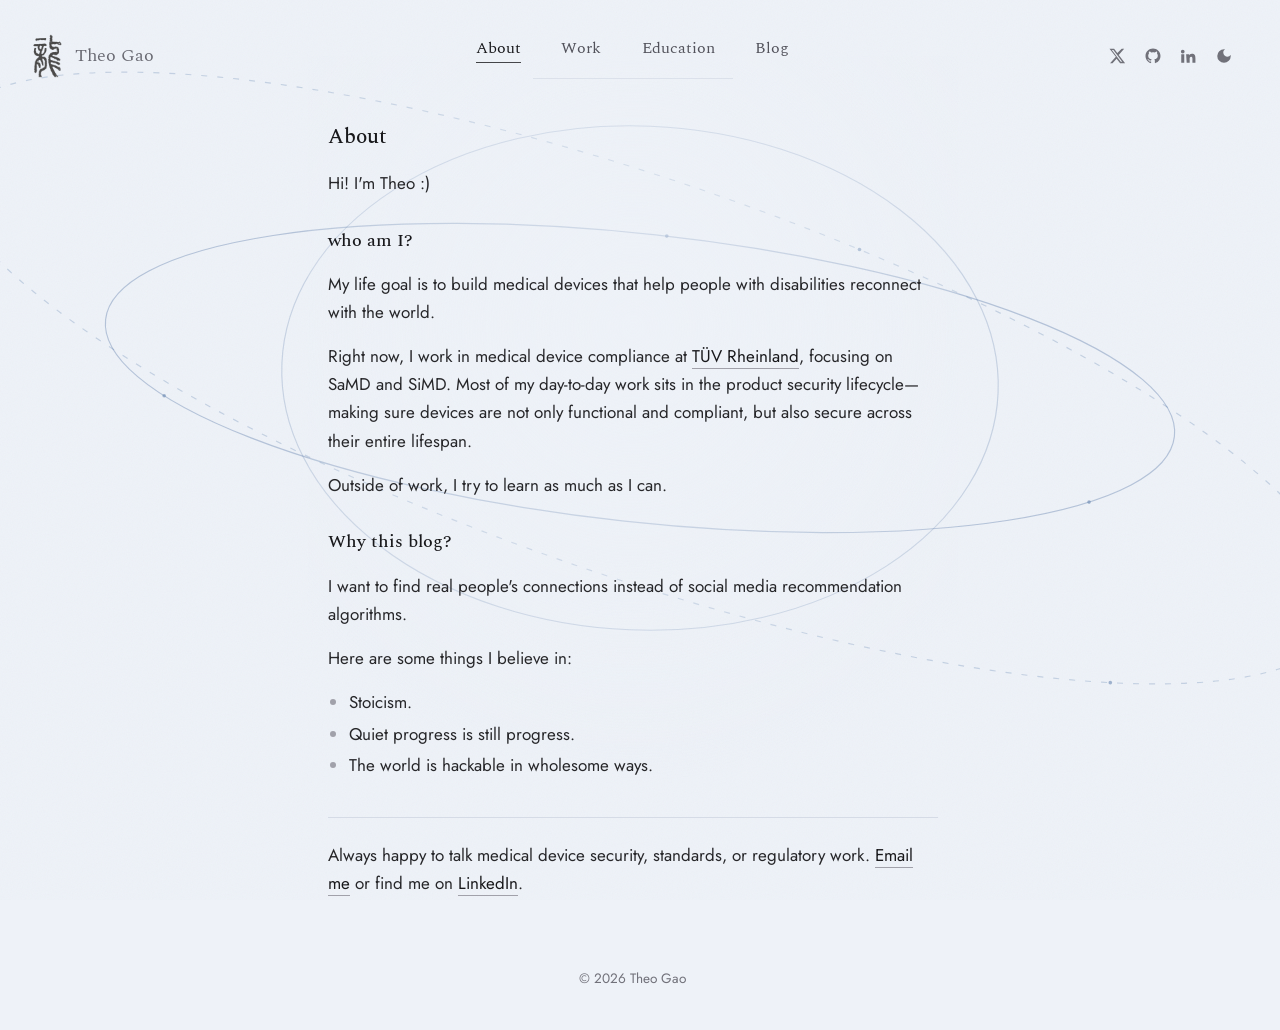
<file: index.html>
<!DOCTYPE html>
<html lang="en">
<head>
  <meta charset="UTF-8">
  <meta name="viewport" content="width=device-width, initial-scale=1.0">
  <title>Theo (Long) Gao</title>
  <meta name="description" content="Theo (Long) Gao — medical device compliance and product security at TÜV Rheinland. Building devices that help people with disabilities reconnect with the world.">
  <link rel="icon" href="/assets/favicon.png" type="image/png">
  <link rel="apple-touch-icon" href="/assets/apple-touch-icon.png">
  <link rel="preconnect" href="https://fonts.googleapis.com">
  <link rel="preconnect" href="https://fonts.gstatic.com" crossorigin>
  <link rel="stylesheet" href="https://fonts.googleapis.com/css2?family=Spectral:ital,wght@0,400;0,500;1,400&family=Jost:wght@400;500&display=swap">
  <link rel="stylesheet" href="style.css">
  <script>
    (function () {
      var t = localStorage.getItem('theme');
      if (t) document.documentElement.setAttribute('data-theme', t);
    })();
  </script>
</head>
<body>
  <header class="top">
    <a href="/" class="brand">
      <img class="seal seal-light" src="/assets/mark-light.png" width="31" height="44" alt="">
      <img class="seal seal-dark" src="/assets/mark-dark.png" width="31" height="44" alt="">
      Theo Gao
    </a>
    <nav class="links">
            <a href="/" aria-current="page">About</a>
      <a href="/work">Work</a>
      <a href="/education">Education</a>
      <a href="/blog">Blog</a>
    </nav>
    <div class="icons">
      <a href="https://x.com/cappuccinotada" target="_blank" rel="noopener" aria-label="X" title="X">
        <svg viewBox="0 0 24 24" aria-hidden="true"><path fill="currentColor" d="M18.244 2.25h3.308l-7.227 8.26 8.502 11.24H16.17l-4.714-6.231-5.401 6.231H2.74l7.727-8.835L2.004 2.25H8.17l4.26 5.688 5.814-5.688zm-1.161 17.52h1.833L7.084 4.126H5.117z"/></svg>
      </a>
      <a href="https://github.com/lgao0703" target="_blank" rel="noopener" aria-label="GitHub" title="GitHub">
        <svg viewBox="0 0 24 24" aria-hidden="true"><path fill="currentColor" d="M12 2C6.477 2 2 6.477 2 12c0 4.42 2.865 8.166 6.839 9.489.5.092.682-.217.682-.482 0-.237-.009-.866-.013-1.7-2.782.604-3.369-1.341-3.369-1.341-.454-1.155-1.11-1.463-1.11-1.463-.908-.62.069-.608.069-.608 1.003.07 1.531 1.03 1.531 1.03.892 1.529 2.341 1.087 2.91.831.092-.647.35-1.088.636-1.338-2.22-.253-4.555-1.11-4.555-4.943 0-1.091.39-1.984 1.029-2.683-.103-.253-.446-1.27.098-2.647 0 0 .84-.269 2.75 1.025A9.578 9.578 0 0 1 12 6.836c.85.004 1.705.115 2.504.337 1.909-1.294 2.747-1.025 2.747-1.025.546 1.377.203 2.394.1 2.647.64.699 1.028 1.592 1.028 2.683 0 3.842-2.339 4.687-4.566 4.935.359.309.678.92.678 1.855 0 1.338-.012 2.419-.012 2.747 0 .268.18.58.688.482A10.019 10.019 0 0 0 22 12c0-5.523-4.477-10-10-10z"/></svg>
      </a>
      <a href="https://www.linkedin.com/in/long-g-54a371252/" target="_blank" rel="noopener" aria-label="LinkedIn" title="LinkedIn">
        <svg viewBox="0 0 24 24" aria-hidden="true"><path fill="currentColor" d="M4.98 3.5a2.5 2.5 0 1 1 0 5 2.5 2.5 0 0 1 0-5zM3 9.5h4V21H3zM9.5 9.5h3.8v1.6h.06c.53-1 1.83-2.05 3.77-2.05 4.03 0 4.77 2.65 4.77 6.1V21h-4v-5.1c0-1.22-.02-2.8-1.7-2.8-1.71 0-1.97 1.33-1.97 2.7V21h-4z"/></svg>
      </a>
      <button id="theme" class="theme" aria-label="Toggle dark mode" title="Toggle theme">
        <svg viewBox="0 0 24 24" aria-hidden="true"><path fill="currentColor" d="M12 3a9 9 0 1 0 9 9c0-.46-.04-.92-.1-1.36a5.39 5.39 0 0 1-4.4 2.26 5.4 5.4 0 0 1-3.14-9.8C12.92 3.04 12.46 3 12 3z"/></svg>
      </button>
    </div>
  </header>

  <main class="page">
    <section id="about">
      <h1>About</h1>
      <p>Hi! I'm Theo :)</p>

      <h2>who am I?</h2>
      <p>My life goal is to build medical devices that help people with disabilities reconnect with the world.</p>
      <p>Right now, I work in medical device compliance at <a href="https://www.tuv.com/" target="_blank" rel="noopener">TÜV Rheinland</a>, focusing on SaMD and SiMD. Most of my day-to-day work sits in the product security lifecycle—making sure devices are not only functional and compliant, but also secure across their entire lifespan.</p>
      <p>Outside of work, I try to learn as much as I can.</p>

      <h2>Why this blog?</h2>
      <p>I want to find real people's connections instead of social media recommendation algorithms.</p>

      <p>Here are some things I believe in:</p>
      <ul>
        <li>Stoicism.</li>
        <li>Quiet progress is still progress.</li>
        <li>The world is hackable in wholesome ways.</li>
      </ul>
    </section>

    <section id="contact">
      <p>Always happy to talk medical device security, standards, or regulatory work. <a href="mailto:lgao0703@gmail.com">Email me</a> or find me on <a href="https://www.linkedin.com/in/long-g-54a371252/" target="_blank" rel="noopener">LinkedIn</a>.</p>
    </section>
  </main>

  <footer class="foot">© <span id="yr">2026</span> Theo Gao</footer>
  <script>
    document.getElementById('yr').textContent = new Date().getFullYear();
    document.getElementById('theme').addEventListener('click', function () {
      var root = document.documentElement;
      var cur = root.getAttribute('data-theme') ||
        (window.matchMedia('(prefers-color-scheme: dark)').matches ? 'dark' : 'light');
      var next = cur === 'dark' ? 'light' : 'dark';
      root.setAttribute('data-theme', next);
      localStorage.setItem('theme', next);
    });
  </script>
  <script src="/effects.js" defer></script>
</body>
</html>
</file>
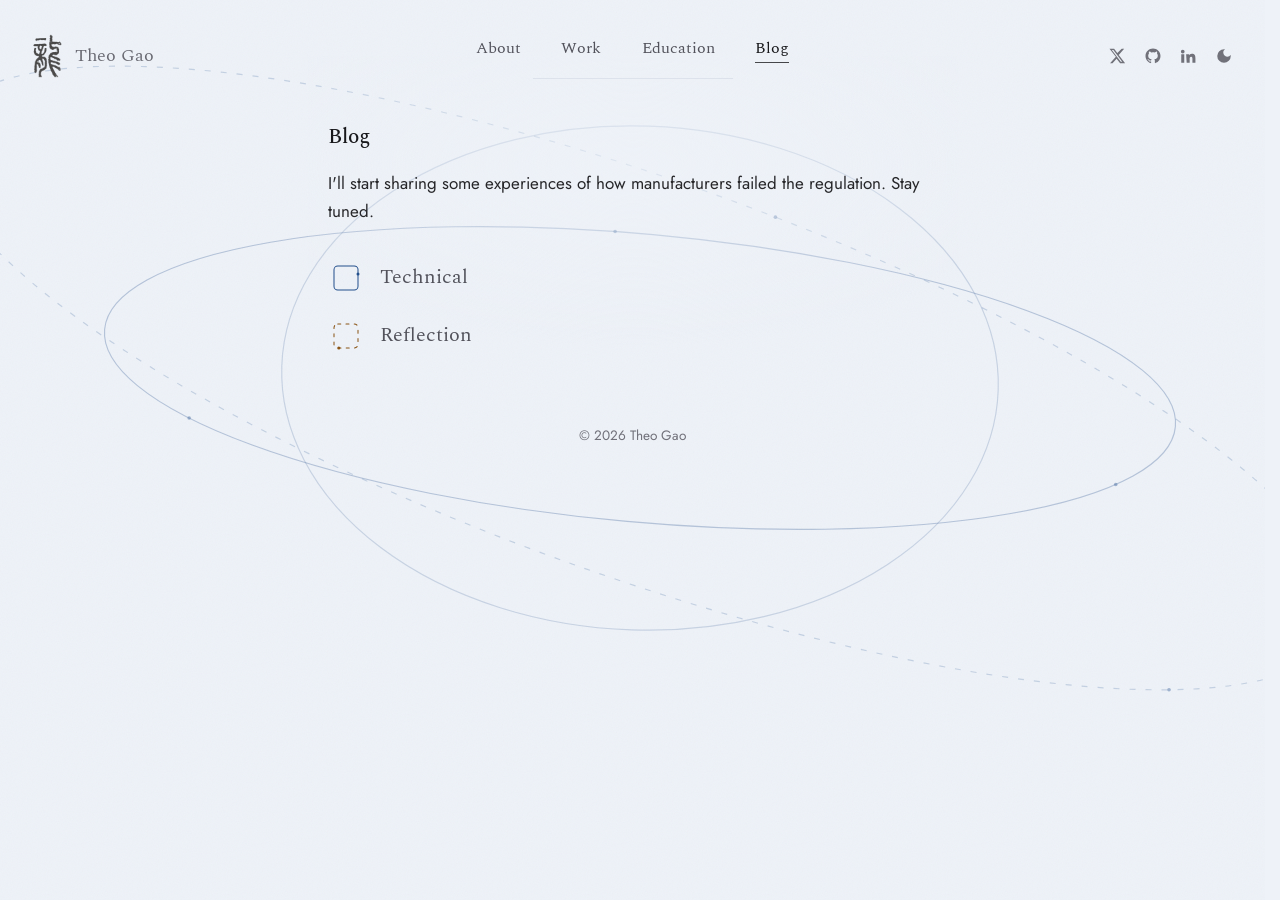
<file: blog.html>
<!DOCTYPE html>
<html lang="en">
<head>
  <meta charset="UTF-8">
  <meta name="viewport" content="width=device-width, initial-scale=1.0">
  <title>Blog — Theo Gao</title>
  <meta name="description" content="Writing by Theo (Long) Gao on medical device regulation — first posts coming soon.">
  <link rel="icon" href="/assets/favicon.png" type="image/png">
  <link rel="apple-touch-icon" href="/assets/apple-touch-icon.png">
  <link rel="preconnect" href="https://fonts.googleapis.com">
  <link rel="preconnect" href="https://fonts.gstatic.com" crossorigin>
  <link rel="stylesheet" href="https://fonts.googleapis.com/css2?family=Spectral:ital,wght@0,400;0,500;1,400&family=Jost:wght@400;500&display=swap">
  <link rel="stylesheet" href="style.css">
  <script>
    (function () {
      var t = localStorage.getItem('theme');
      if (t) document.documentElement.setAttribute('data-theme', t);
    })();
  </script>
</head>
<body>
  <header class="top">
    <a href="/" class="brand">
      <img class="seal seal-light" src="/assets/mark-light.png" width="31" height="44" alt="">
      <img class="seal seal-dark" src="/assets/mark-dark.png" width="31" height="44" alt="">
      Theo Gao
    </a>
    <nav class="links">
            <a href="/">About</a>
      <a href="/work">Work</a>
      <a href="/education">Education</a>
      <a href="/blog" aria-current="page">Blog</a>
    </nav>
    <div class="icons">
      <a href="https://x.com/cappuccinotada" target="_blank" rel="noopener" aria-label="X" title="X">
        <svg viewBox="0 0 24 24" aria-hidden="true"><path fill="currentColor" d="M18.244 2.25h3.308l-7.227 8.26 8.502 11.24H16.17l-4.714-6.231-5.401 6.231H2.74l7.727-8.835L2.004 2.25H8.17l4.26 5.688 5.814-5.688zm-1.161 17.52h1.833L7.084 4.126H5.117z"/></svg>
      </a>
      <a href="https://github.com/lgao0703" target="_blank" rel="noopener" aria-label="GitHub" title="GitHub">
        <svg viewBox="0 0 24 24" aria-hidden="true"><path fill="currentColor" d="M12 2C6.477 2 2 6.477 2 12c0 4.42 2.865 8.166 6.839 9.489.5.092.682-.217.682-.482 0-.237-.009-.866-.013-1.7-2.782.604-3.369-1.341-3.369-1.341-.454-1.155-1.11-1.463-1.11-1.463-.908-.62.069-.608.069-.608 1.003.07 1.531 1.03 1.531 1.03.892 1.529 2.341 1.087 2.91.831.092-.647.35-1.088.636-1.338-2.22-.253-4.555-1.11-4.555-4.943 0-1.091.39-1.984 1.029-2.683-.103-.253-.446-1.27.098-2.647 0 0 .84-.269 2.75 1.025A9.578 9.578 0 0 1 12 6.836c.85.004 1.705.115 2.504.337 1.909-1.294 2.747-1.025 2.747-1.025.546 1.377.203 2.394.1 2.647.64.699 1.028 1.592 1.028 2.683 0 3.842-2.339 4.687-4.566 4.935.359.309.678.92.678 1.855 0 1.338-.012 2.419-.012 2.747 0 .268.18.58.688.482A10.019 10.019 0 0 0 22 12c0-5.523-4.477-10-10-10z"/></svg>
      </a>
      <a href="https://www.linkedin.com/in/long-g-54a371252/" target="_blank" rel="noopener" aria-label="LinkedIn" title="LinkedIn">
        <svg viewBox="0 0 24 24" aria-hidden="true"><path fill="currentColor" d="M4.98 3.5a2.5 2.5 0 1 1 0 5 2.5 2.5 0 0 1 0-5zM3 9.5h4V21H3zM9.5 9.5h3.8v1.6h.06c.53-1 1.83-2.05 3.77-2.05 4.03 0 4.77 2.65 4.77 6.1V21h-4v-5.1c0-1.22-.02-2.8-1.7-2.8-1.71 0-1.97 1.33-1.97 2.7V21h-4z"/></svg>
      </a>
      <button id="theme" class="theme" aria-label="Toggle dark mode" title="Toggle theme">
        <svg viewBox="0 0 24 24" aria-hidden="true"><path fill="currentColor" d="M12 3a9 9 0 1 0 9 9c0-.46-.04-.92-.1-1.36a5.39 5.39 0 0 1-4.4 2.26 5.4 5.4 0 0 1-3.14-9.8C12.92 3.04 12.46 3 12 3z"/></svg>
      </button>
    </div>
  </header>

  <main class="page">
    <section id="blog">
      <h1>Blog</h1>
      <p>I'll start sharing some experiences of how manufacturers failed the regulation. Stay tuned.</p>
      <ul class="kinds" aria-label="Post kinds">
        <li class="kind kind-tech">
          <svg class="kind-mark" viewBox="0 0 48 48" width="36" height="36" fill="none" aria-hidden="true">
            <rect class="kind-frame" x="8" y="8" width="32" height="32" rx="5" stroke="currentColor" stroke-width="1.35"/>
            <circle class="kind-tick kind-tick-still" r="2" cx="30.5" cy="8" fill="currentColor"/>
            <circle class="kind-tick kind-tick-move" r="2" fill="currentColor">
              <animateMotion dur="9s" begin="-1.6s" repeatCount="indefinite" path="M13,8 H35 A5,5 0 0 1 40,13 V35 A5,5 0 0 1 35,40 H13 A5,5 0 0 1 8,35 V13 A5,5 0 0 1 13,8"/>
            </circle>
          </svg>
          Technical
        </li>
        <li class="kind kind-reflect">
          <svg class="kind-mark" viewBox="0 0 48 48" width="36" height="36" fill="none" aria-hidden="true">
            <rect class="kind-frame" x="8" y="8" width="32" height="32" rx="5" stroke="currentColor" stroke-width="1.35"/>
            <circle class="kind-tick kind-tick-still" r="2" cx="25" cy="40" fill="currentColor"/>
            <circle class="kind-tick kind-tick-move" r="2" fill="currentColor">
              <animateMotion dur="12s" begin="-7s" repeatCount="indefinite" path="M13,8 H35 A5,5 0 0 1 40,13 V35 A5,5 0 0 1 35,40 H13 A5,5 0 0 1 8,35 V13 A5,5 0 0 1 13,8"/>
            </circle>
          </svg>
          Reflection
        </li>
      </ul>
    </section>
  </main>

  <footer class="foot">© <span id="yr">2026</span> Theo Gao</footer>
  <script>
    document.getElementById('yr').textContent = new Date().getFullYear();
    document.getElementById('theme').addEventListener('click', function () {
      var root = document.documentElement;
      var cur = root.getAttribute('data-theme') ||
        (window.matchMedia('(prefers-color-scheme: dark)').matches ? 'dark' : 'light');
      var next = cur === 'dark' ? 'light' : 'dark';
      root.setAttribute('data-theme', next);
      localStorage.setItem('theme', next);
    });
  </script>
  <script src="/effects.js" defer></script>
</body>
</html>
</file>
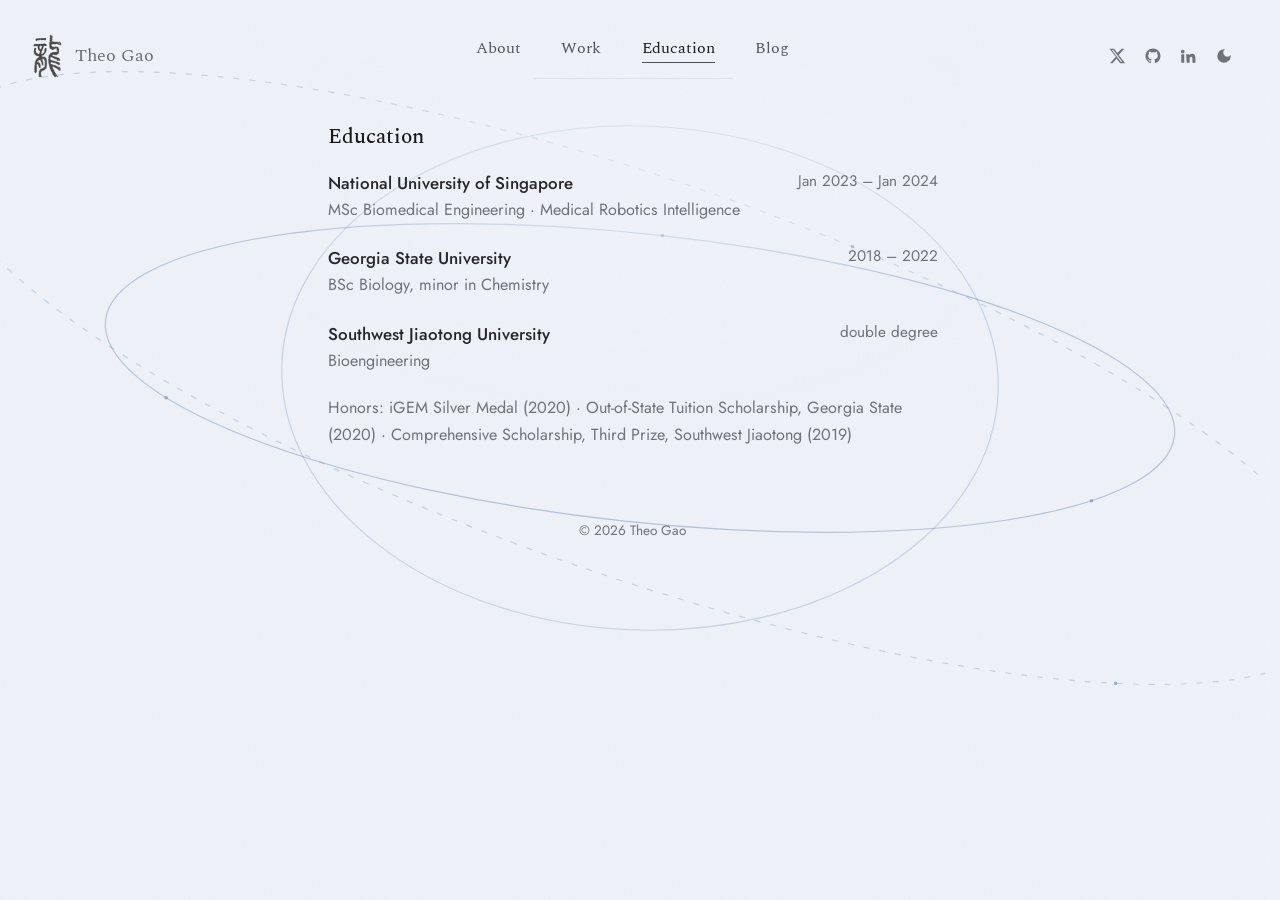
<file: education.html>
<!DOCTYPE html>
<html lang="en">
<head>
  <meta charset="UTF-8">
  <meta name="viewport" content="width=device-width, initial-scale=1.0">
  <title>Education — Theo Gao</title>
  <meta name="description" content="Education of Theo (Long) Gao: NUS, Georgia State University, and Southwest Jiaotong University.">
  <link rel="icon" href="/assets/favicon.png" type="image/png">
  <link rel="apple-touch-icon" href="/assets/apple-touch-icon.png">
  <link rel="preconnect" href="https://fonts.googleapis.com">
  <link rel="preconnect" href="https://fonts.gstatic.com" crossorigin>
  <link rel="stylesheet" href="https://fonts.googleapis.com/css2?family=Spectral:ital,wght@0,400;0,500;1,400&family=Jost:wght@400;500&display=swap">
  <link rel="stylesheet" href="style.css">
  <script>
    (function () {
      var t = localStorage.getItem('theme');
      if (t) document.documentElement.setAttribute('data-theme', t);
    })();
  </script>
</head>
<body>
  <header class="top">
    <a href="/" class="brand">
      <img class="seal seal-light" src="/assets/mark-light.png" width="31" height="44" alt="">
      <img class="seal seal-dark" src="/assets/mark-dark.png" width="31" height="44" alt="">
      Theo Gao
    </a>
    <nav class="links">
            <a href="/">About</a>
      <a href="/work">Work</a>
      <a href="/education" aria-current="page">Education</a>
      <a href="/blog">Blog</a>
    </nav>
    <div class="icons">
      <a href="https://x.com/cappuccinotada" target="_blank" rel="noopener" aria-label="X" title="X">
        <svg viewBox="0 0 24 24" aria-hidden="true"><path fill="currentColor" d="M18.244 2.25h3.308l-7.227 8.26 8.502 11.24H16.17l-4.714-6.231-5.401 6.231H2.74l7.727-8.835L2.004 2.25H8.17l4.26 5.688 5.814-5.688zm-1.161 17.52h1.833L7.084 4.126H5.117z"/></svg>
      </a>
      <a href="https://github.com/lgao0703" target="_blank" rel="noopener" aria-label="GitHub" title="GitHub">
        <svg viewBox="0 0 24 24" aria-hidden="true"><path fill="currentColor" d="M12 2C6.477 2 2 6.477 2 12c0 4.42 2.865 8.166 6.839 9.489.5.092.682-.217.682-.482 0-.237-.009-.866-.013-1.7-2.782.604-3.369-1.341-3.369-1.341-.454-1.155-1.11-1.463-1.11-1.463-.908-.62.069-.608.069-.608 1.003.07 1.531 1.03 1.531 1.03.892 1.529 2.341 1.087 2.91.831.092-.647.35-1.088.636-1.338-2.22-.253-4.555-1.11-4.555-4.943 0-1.091.39-1.984 1.029-2.683-.103-.253-.446-1.27.098-2.647 0 0 .84-.269 2.75 1.025A9.578 9.578 0 0 1 12 6.836c.85.004 1.705.115 2.504.337 1.909-1.294 2.747-1.025 2.747-1.025.546 1.377.203 2.394.1 2.647.64.699 1.028 1.592 1.028 2.683 0 3.842-2.339 4.687-4.566 4.935.359.309.678.92.678 1.855 0 1.338-.012 2.419-.012 2.747 0 .268.18.58.688.482A10.019 10.019 0 0 0 22 12c0-5.523-4.477-10-10-10z"/></svg>
      </a>
      <a href="https://www.linkedin.com/in/long-g-54a371252/" target="_blank" rel="noopener" aria-label="LinkedIn" title="LinkedIn">
        <svg viewBox="0 0 24 24" aria-hidden="true"><path fill="currentColor" d="M4.98 3.5a2.5 2.5 0 1 1 0 5 2.5 2.5 0 0 1 0-5zM3 9.5h4V21H3zM9.5 9.5h3.8v1.6h.06c.53-1 1.83-2.05 3.77-2.05 4.03 0 4.77 2.65 4.77 6.1V21h-4v-5.1c0-1.22-.02-2.8-1.7-2.8-1.71 0-1.97 1.33-1.97 2.7V21h-4z"/></svg>
      </a>
      <button id="theme" class="theme" aria-label="Toggle dark mode" title="Toggle theme">
        <svg viewBox="0 0 24 24" aria-hidden="true"><path fill="currentColor" d="M12 3a9 9 0 1 0 9 9c0-.46-.04-.92-.1-1.36a5.39 5.39 0 0 1-4.4 2.26 5.4 5.4 0 0 1-3.14-9.8C12.92 3.04 12.46 3 12 3z"/></svg>
      </button>
    </div>
  </header>

  <main class="page">
    <section id="education">
      <h1>Education</h1>
      <div class="entry">
        <div class="row"><span class="what">National University of Singapore</span><span class="when">Jan 2023 – Jan 2024</span></div>
        <div class="where">MSc Biomedical Engineering · Medical Robotics Intelligence</div>
      </div>
      <div class="entry">
        <div class="row"><span class="what">Georgia State University</span><span class="when">2018 – 2022</span></div>
        <div class="where">BSc Biology, minor in Chemistry</div>
      </div>
      <div class="entry">
        <div class="row"><span class="what">Southwest Jiaotong University</span><span class="when">double degree</span></div>
        <div class="where">Bioengineering</div>
      </div>
      <p class="muted">Honors: iGEM Silver Medal (2020) · Out-of-State Tuition Scholarship, Georgia State (2020) · Comprehensive Scholarship, Third Prize, Southwest Jiaotong (2019)</p>
    </section>
  </main>

  <footer class="foot">© <span id="yr">2026</span> Theo Gao</footer>
  <script>
    document.getElementById('yr').textContent = new Date().getFullYear();
    document.getElementById('theme').addEventListener('click', function () {
      var root = document.documentElement;
      var cur = root.getAttribute('data-theme') ||
        (window.matchMedia('(prefers-color-scheme: dark)').matches ? 'dark' : 'light');
      var next = cur === 'dark' ? 'light' : 'dark';
      root.setAttribute('data-theme', next);
      localStorage.setItem('theme', next);
    });
  </script>
  <script src="/effects.js" defer></script>
</body>
</html>
</file>
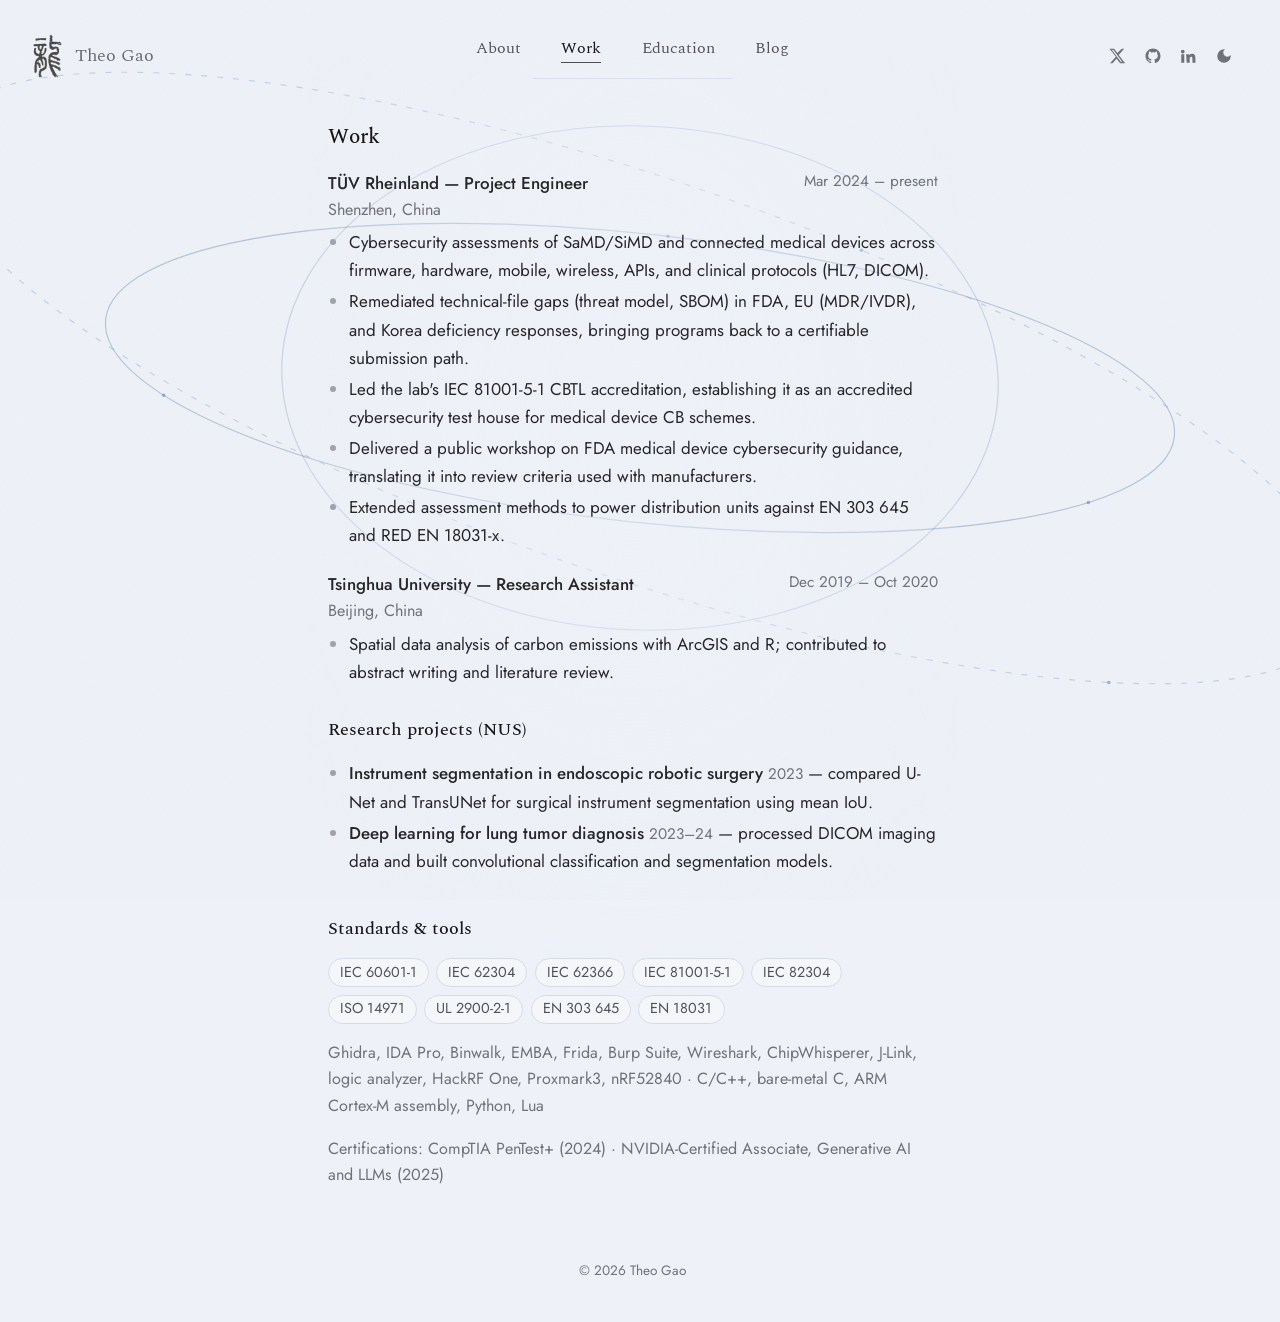
<file: work.html>
<!DOCTYPE html>
<html lang="en">
<head>
  <meta charset="UTF-8">
  <meta name="viewport" content="width=device-width, initial-scale=1.0">
  <title>Work — Theo Gao</title>
  <meta name="description" content="Work and research by Theo (Long) Gao, including medical device cybersecurity at TÜV Rheinland.">
  <link rel="icon" href="/assets/favicon.png" type="image/png">
  <link rel="apple-touch-icon" href="/assets/apple-touch-icon.png">
  <link rel="preconnect" href="https://fonts.googleapis.com">
  <link rel="preconnect" href="https://fonts.gstatic.com" crossorigin>
  <link rel="stylesheet" href="https://fonts.googleapis.com/css2?family=Spectral:ital,wght@0,400;0,500;1,400&family=Jost:wght@400;500&display=swap">
  <link rel="stylesheet" href="style.css">
  <script>
    (function () {
      var t = localStorage.getItem('theme');
      if (t) document.documentElement.setAttribute('data-theme', t);
    })();
  </script>
</head>
<body>
  <header class="top">
    <a href="/" class="brand">
      <img class="seal seal-light" src="/assets/mark-light.png" width="31" height="44" alt="">
      <img class="seal seal-dark" src="/assets/mark-dark.png" width="31" height="44" alt="">
      Theo Gao
    </a>
    <nav class="links">
            <a href="/">About</a>
      <a href="/work" aria-current="page">Work</a>
      <a href="/education">Education</a>
      <a href="/blog">Blog</a>
    </nav>
    <div class="icons">
      <a href="https://x.com/cappuccinotada" target="_blank" rel="noopener" aria-label="X" title="X">
        <svg viewBox="0 0 24 24" aria-hidden="true"><path fill="currentColor" d="M18.244 2.25h3.308l-7.227 8.26 8.502 11.24H16.17l-4.714-6.231-5.401 6.231H2.74l7.727-8.835L2.004 2.25H8.17l4.26 5.688 5.814-5.688zm-1.161 17.52h1.833L7.084 4.126H5.117z"/></svg>
      </a>
      <a href="https://github.com/lgao0703" target="_blank" rel="noopener" aria-label="GitHub" title="GitHub">
        <svg viewBox="0 0 24 24" aria-hidden="true"><path fill="currentColor" d="M12 2C6.477 2 2 6.477 2 12c0 4.42 2.865 8.166 6.839 9.489.5.092.682-.217.682-.482 0-.237-.009-.866-.013-1.7-2.782.604-3.369-1.341-3.369-1.341-.454-1.155-1.11-1.463-1.11-1.463-.908-.62.069-.608.069-.608 1.003.07 1.531 1.03 1.531 1.03.892 1.529 2.341 1.087 2.91.831.092-.647.35-1.088.636-1.338-2.22-.253-4.555-1.11-4.555-4.943 0-1.091.39-1.984 1.029-2.683-.103-.253-.446-1.27.098-2.647 0 0 .84-.269 2.75 1.025A9.578 9.578 0 0 1 12 6.836c.85.004 1.705.115 2.504.337 1.909-1.294 2.747-1.025 2.747-1.025.546 1.377.203 2.394.1 2.647.64.699 1.028 1.592 1.028 2.683 0 3.842-2.339 4.687-4.566 4.935.359.309.678.92.678 1.855 0 1.338-.012 2.419-.012 2.747 0 .268.18.58.688.482A10.019 10.019 0 0 0 22 12c0-5.523-4.477-10-10-10z"/></svg>
      </a>
      <a href="https://www.linkedin.com/in/long-g-54a371252/" target="_blank" rel="noopener" aria-label="LinkedIn" title="LinkedIn">
        <svg viewBox="0 0 24 24" aria-hidden="true"><path fill="currentColor" d="M4.98 3.5a2.5 2.5 0 1 1 0 5 2.5 2.5 0 0 1 0-5zM3 9.5h4V21H3zM9.5 9.5h3.8v1.6h.06c.53-1 1.83-2.05 3.77-2.05 4.03 0 4.77 2.65 4.77 6.1V21h-4v-5.1c0-1.22-.02-2.8-1.7-2.8-1.71 0-1.97 1.33-1.97 2.7V21h-4z"/></svg>
      </a>
      <button id="theme" class="theme" aria-label="Toggle dark mode" title="Toggle theme">
        <svg viewBox="0 0 24 24" aria-hidden="true"><path fill="currentColor" d="M12 3a9 9 0 1 0 9 9c0-.46-.04-.92-.1-1.36a5.39 5.39 0 0 1-4.4 2.26 5.4 5.4 0 0 1-3.14-9.8C12.92 3.04 12.46 3 12 3z"/></svg>
      </button>
    </div>
  </header>

  <main class="page">
    <section id="work">
      <h1>Work</h1>
      <div class="entry">
        <div class="row"><span class="what">TÜV Rheinland — Project Engineer</span><span class="when">Mar 2024 – present</span></div>
        <div class="where">Shenzhen, China</div>
        <ul>
          <li>Cybersecurity assessments of SaMD/SiMD and connected medical devices across firmware, hardware, mobile, wireless, APIs, and clinical protocols (HL7, DICOM).</li>
          <li>Remediated technical-file gaps (threat model, SBOM) in FDA, EU (MDR/IVDR), and Korea deficiency responses, bringing programs back to a certifiable submission path.</li>
          <li>Led the lab's IEC 81001-5-1 CBTL accreditation, establishing it as an accredited cybersecurity test house for medical device CB schemes.</li>
          <li>Delivered a public workshop on FDA medical device cybersecurity guidance, translating it into review criteria used with manufacturers.</li>
          <li>Extended assessment methods to power distribution units against EN 303 645 and RED EN 18031-x.</li>
        </ul>
      </div>
      <div class="entry">
        <div class="row"><span class="what">Tsinghua University — Research Assistant</span><span class="when">Dec 2019 – Oct 2020</span></div>
        <div class="where">Beijing, China</div>
        <ul>
          <li>Spatial data analysis of carbon emissions with ArcGIS and R; contributed to abstract writing and literature review.</li>
        </ul>
      </div>

      <h2>Research projects (NUS)</h2>
      <ul>
        <li><span class="what">Instrument segmentation in endoscopic robotic surgery</span> <span class="when-inline">2023</span> — compared U-Net and TransUNet for surgical instrument segmentation using mean IoU.</li>
        <li><span class="what">Deep learning for lung tumor diagnosis</span> <span class="when-inline">2023–24</span> — processed DICOM imaging data and built convolutional classification and segmentation models.</li>
      </ul>
    </section>

    <section id="standards">
      <h2>Standards &amp; tools</h2>
      <p class="tags"><span>IEC 60601-1</span><span>IEC 62304</span><span>IEC 62366</span><span>IEC 81001-5-1</span><span>IEC 82304</span><span>ISO 14971</span><span>UL 2900-2-1</span><span>EN 303 645</span><span>EN 18031</span></p>
      <p class="muted">Ghidra, IDA Pro, Binwalk, EMBA, Frida, Burp Suite, Wireshark, ChipWhisperer, J-Link, logic analyzer, HackRF One, Proxmark3, nRF52840 · C/C++, bare-metal C, ARM Cortex-M assembly, Python, Lua</p>
      <p class="muted">Certifications: CompTIA PenTest+ (2024) · NVIDIA-Certified Associate, Generative AI and LLMs (2025)</p>
    </section>
  </main>

  <footer class="foot">© <span id="yr">2026</span> Theo Gao</footer>
  <script>
    document.getElementById('yr').textContent = new Date().getFullYear();
    document.getElementById('theme').addEventListener('click', function () {
      var root = document.documentElement;
      var cur = root.getAttribute('data-theme') ||
        (window.matchMedia('(prefers-color-scheme: dark)').matches ? 'dark' : 'light');
      var next = cur === 'dark' ? 'light' : 'dark';
      root.setAttribute('data-theme', next);
      localStorage.setItem('theme', next);
    });
  </script>
  <script src="/effects.js" defer></script>
</body>
</html>
</file>
<file: style.css>
:root {
  --bg: #eef2f8;
  --text: #27272a;
  --soft: #52525b;
  --muted: #71717a;
  --rule: #d5dbe6;
  --link: #18181b;
  --underline: #a1a1aa;
  --chip: #f4f6fa;
  --bullet: #a1a1aa;
  --page-veil: rgba(238, 242, 248, 0.62);
}
@media (prefers-color-scheme: dark) {
  :root:not([data-theme="light"]) {
    --bg: #07090e; --text: #e0e0e0; --soft: #c4c4c4; --muted: #9a9a9a;
    --rule: #2a2d36; --link: #f0f0f0; --underline: #6b6b6b; --chip: #14161c; --bullet: #5a5a5a;
    --page-veil: rgba(7, 9, 14, 0.58);
  }
}
:root[data-theme="dark"] {
  --bg: #07090e; --text: #e0e0e0; --soft: #c4c4c4; --muted: #9a9a9a;
  --rule: #2a2d36; --link: #f0f0f0; --underline: #6b6b6b; --chip: #14161c; --bullet: #5a5a5a;
  --page-veil: rgba(7, 9, 14, 0.58);
}

* { box-sizing: border-box; }
html { scrollbar-gutter: stable; scroll-behavior: smooth; }
body {
  margin: 0;
  background: var(--bg);
  color: var(--text);
  font-family: 'Jost', system-ui, -apple-system, sans-serif;
  font-size: 17px;
  line-height: 1.65;
  -webkit-font-smoothing: antialiased;
  transition: background .2s ease, color .2s ease;
}

header, main, footer { position: relative; z-index: 1; }

#fx {
  position: fixed;
  inset: 0;
  z-index: 0;
  width: 100%;
  height: 100%;
  pointer-events: none;
}
body::after {
  content: "";
  position: fixed;
  inset: 0;
  z-index: 0;
  pointer-events: none;
  opacity: .04;
  background-image: url("data:image/svg+xml,%3Csvg xmlns='http://www.w3.org/2000/svg' width='180' height='180'%3E%3Cfilter id='n'%3E%3CfeTurbulence type='fractalNoise' baseFrequency='.8' numOctaves='4' stitchTiles='stitch'/%3E%3C/filter%3E%3Crect width='100%25' height='100%25' filter='url(%23n)'/%3E%3C/svg%3E");
  background-size: 180px 180px;
  mix-blend-mode: multiply;
}
@media (prefers-color-scheme: dark) {
  :root:not([data-theme="light"]) body::after {
    opacity: .05;
    mix-blend-mode: overlay;
  }
}
:root[data-theme="dark"] body::after {
  opacity: .05;
  mix-blend-mode: overlay;
}

/* header */
.top {
  position: relative;
  display: flex;
  align-items: center;
  justify-content: center;
  padding: 2rem 2rem 0;
  height: 80px;
}
.brand, .links a {
  font-family: 'Spectral', Georgia, serif;
  color: var(--soft);
  text-decoration: none;
}
.brand {
  position: absolute; left: 2rem;
  display: flex; align-items: center; gap: .7rem;
  font-size: 18px; opacity: .85;
}
.brand:hover { opacity: 1; }
.seal {
  height: 44px;
  width: auto;
  display: block;
  flex-shrink: 0;
}
.seal-dark { display: none; }
@media (prefers-color-scheme: dark) {
  :root:not([data-theme="light"]) .seal-light { display: none; }
  :root:not([data-theme="light"]) .seal-dark { display: block; }
}
:root[data-theme="dark"] .seal-light { display: none; }
:root[data-theme="dark"] .seal-dark { display: block; }
.links { text-align: center; }
.links::after {
  content: ''; display: block; width: 200px; height: 1px;
  background: var(--rule); margin: 1rem auto 0;
}
.links a { margin: 0 1.1rem; font-size: 16px; position: relative; }
.links a::after {
  content: ''; position: absolute; left: 0; right: 0; bottom: -3px; height: 1px;
  background: currentColor; transform: scaleX(0); transition: transform .28s cubic-bezier(.22,1,.36,1);
}
.links a:hover, .links a[aria-current="page"] { color: var(--link); }
.links a:hover::after, .links a[aria-current="page"]::after { transform: scaleX(1); }
.icons {
  position: absolute; right: 2rem;
  display: flex; gap: 1.1rem; align-items: center;
}
.icons a, .theme {
  color: var(--soft); opacity: .8; display: inline-flex;
  background: none; border: 0; padding: 0; cursor: pointer;
}
.icons a:hover, .theme:hover { opacity: 1; }
.icons svg { width: 18px; height: 18px; }

/* content */
.page {
  max-width: 650px;
  margin: 0 auto;
  padding: 2.5rem 20px 1rem;
  position: relative;
}
.page::before {
  content: "";
  position: absolute;
  left: 50%;
  transform: translateX(-50%);
  width: min(100%, 720px);
  top: -1.5rem;
  bottom: -0.5rem;
  background: radial-gradient(ellipse 90% 70% at 50% 30%, var(--page-veil), transparent 72%);
  pointer-events: none;
  z-index: -1;
}
section { margin-bottom: 2.4rem; }
h1, h2 {
  font-family: 'Spectral', Georgia, serif;
  font-weight: 500;
  font-size: 1.3rem;
  margin: 0 0 .9rem;
  color: var(--link);
}
h2 { font-size: 1.15rem; margin-top: 1.8rem; }
h3 {
  font-family: 'Spectral', Georgia, serif;
  font-weight: 400; font-style: italic;
  font-size: 1.05rem; margin: 1.6rem 0 .4rem; color: var(--soft);
}
p { margin: 0 0 1rem; }
a { color: var(--link); text-decoration: none; border-bottom: 1px solid var(--underline); }
a:hover { border-bottom-color: var(--link); }
.top a, .icons a { border-bottom: 0; }

ul { padding-left: 1.25em; margin: 0 0 1rem; }
li { margin: .2rem 0; }
li::marker { color: var(--bullet); }
.two-col { column-count: 2; column-gap: 2rem; }
.two-col li { break-inside: avoid; margin: 0 0 .4rem; }

.entry { margin-bottom: 1.3rem; }
.row { display: flex; justify-content: space-between; gap: 1rem; flex-wrap: wrap; }
.what { font-weight: 500; }
.when, .when-inline { color: var(--muted); font-size: .9em; white-space: nowrap; }
.where { color: var(--muted); font-size: .95em; margin-bottom: .3rem; }
.muted { color: var(--muted); font-size: .95em; }

.tags { display: flex; flex-wrap: wrap; gap: .45rem; }
.tags span {
  background: var(--chip); border: 1px solid var(--rule);
  border-radius: 999px; padding: .1rem .7rem; font-size: .85em; color: var(--soft);
}

#contact { border-top: 1px solid var(--rule); padding-top: 1.4rem; }
.foot { text-align: center; color: var(--muted); font-size: .85rem; padding: 1rem 0 2.5rem; }

.kinds {
  list-style: none;
  padding: 0;
  margin: 2.2rem 0 0;
  display: flex;
  flex-direction: column;
  gap: 1.35rem;
}
.kind {
  display: flex;
  align-items: center;
  gap: 1rem;
  margin: 0;
  font-family: 'Spectral', Georgia, serif;
  font-size: 1.25rem;
  color: var(--soft);
}
.kind-mark {
  display: block;
  flex-shrink: 0;
  overflow: visible;
  color: inherit;
}
.kind-tech .kind-mark { color: #24508c; }
.kind-reflect .kind-mark { color: #8a5414; }
.kind-reflect .kind-frame { stroke-dasharray: 4 7; stroke-linecap: round; }
.kind-tick-still { display: none; }
@media (prefers-reduced-motion: reduce) {
  .kind-tick-move { display: none; }
  .kind-tick-still { display: block; }
}
@media (prefers-color-scheme: dark) {
  :root:not([data-theme="light"]) .kind-tech .kind-mark { color: #4a72b8; }
  :root:not([data-theme="light"]) .kind-reflect .kind-mark { color: #c4842a; }
}
:root[data-theme="dark"] .kind-tech .kind-mark { color: #4a72b8; }
:root[data-theme="dark"] .kind-reflect .kind-mark { color: #c4842a; }

/* mobile */
@media (max-width: 768px) {
  body { font-size: 15.5px; line-height: 1.6; }
  .top { flex-direction: column; height: auto; padding: 1.2rem 1rem 0; gap: .8rem; }
  .brand, .icons { position: static; }
  .top { display: grid; grid-template-columns: 1fr auto; }
  .links { grid-column: 1 / -1; grid-row: 2; }
  .links a { margin: 0 .45rem; font-size: 14.5px; }
  .links::after { width: 120px; margin-top: .8rem; }
  .page { padding-top: 1.6rem; }
  .two-col { column-count: 1; }
}
</file>
